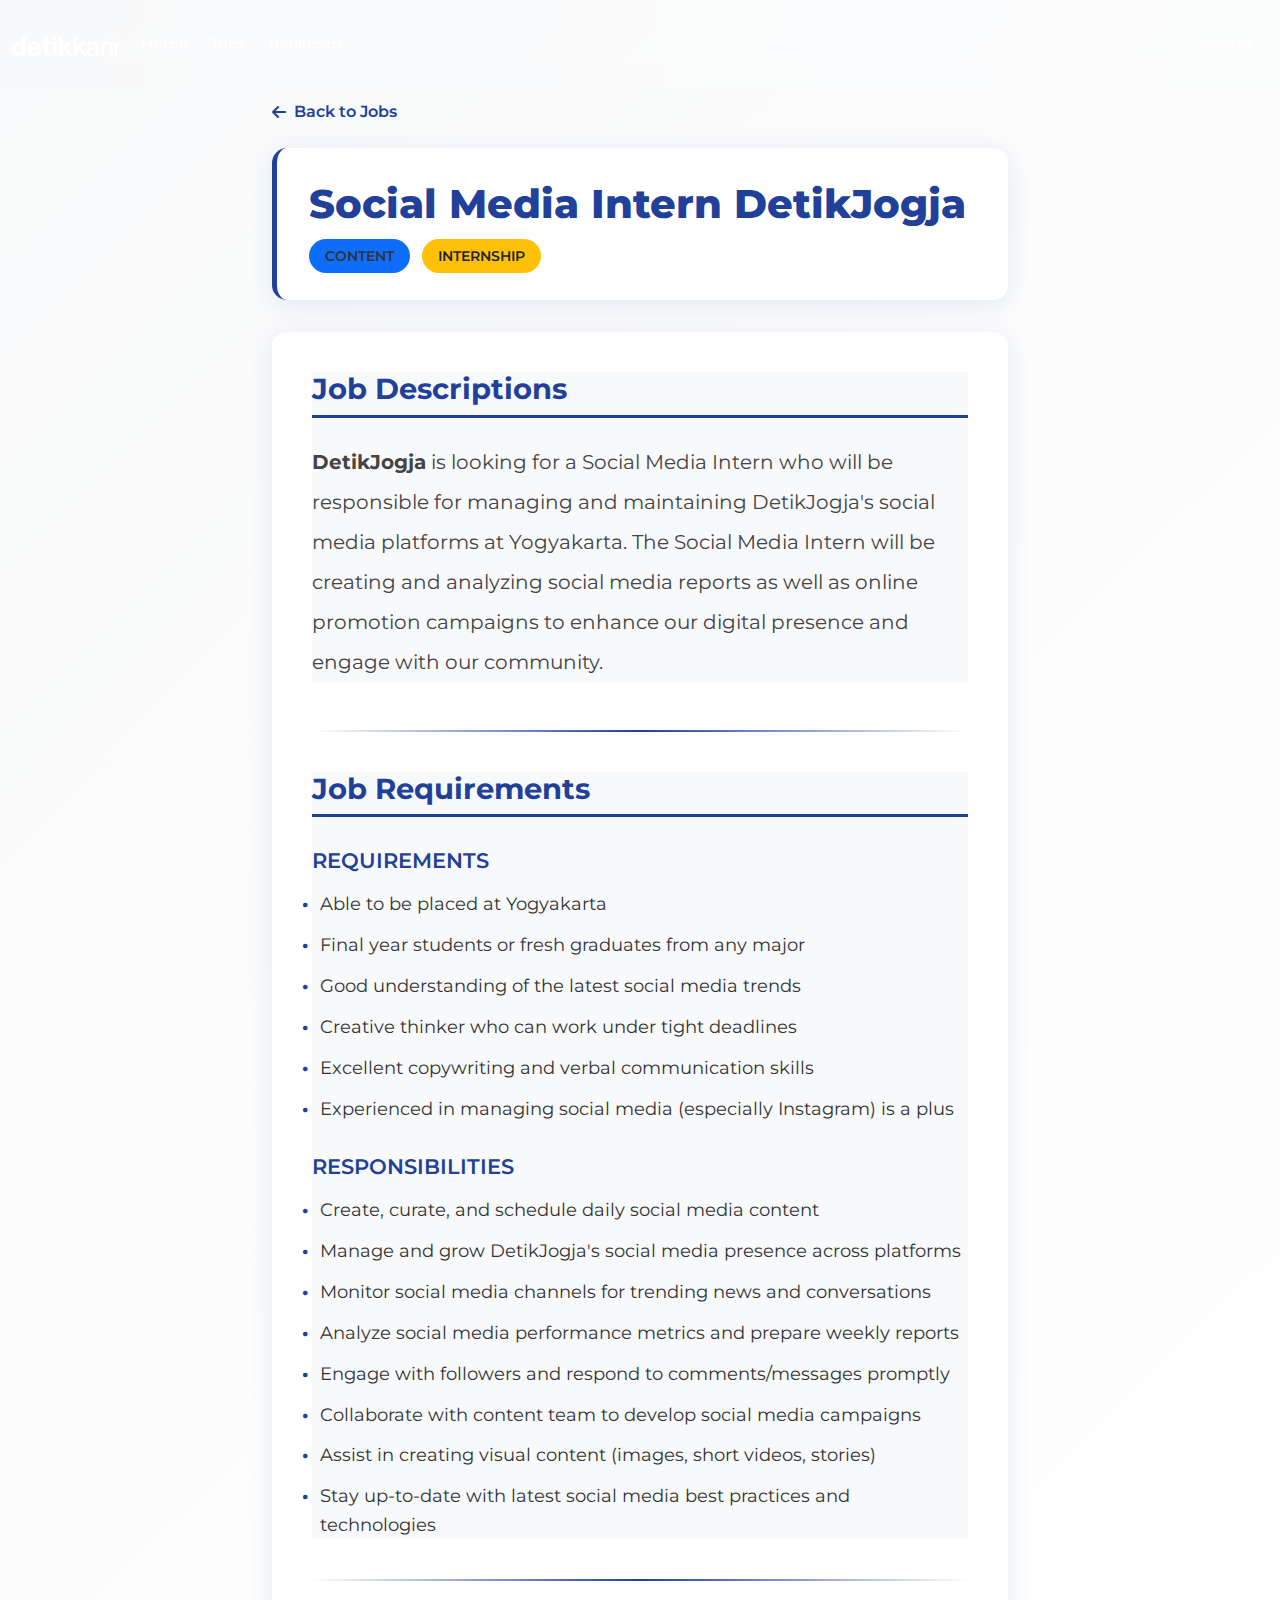
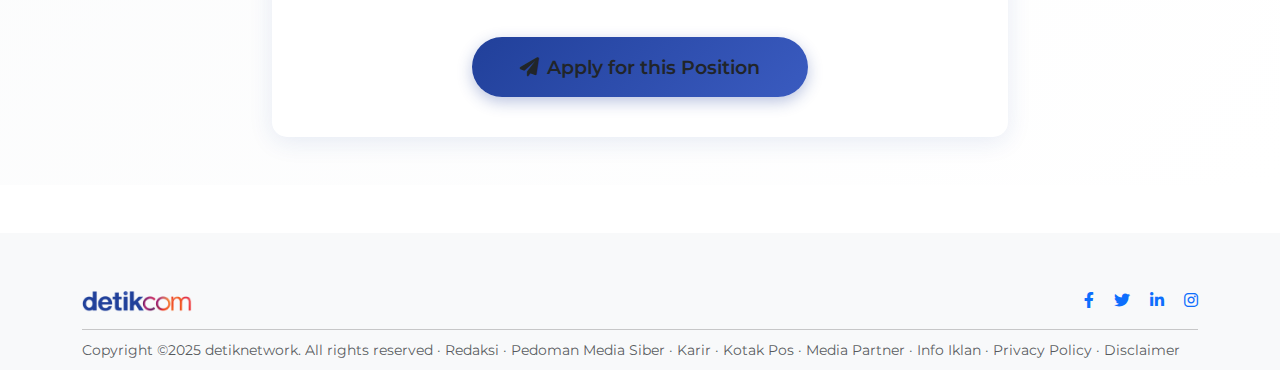
<file: job-detail.html>
<!DOCTYPE html>
<html lang="id">
<head>
    <meta charset="UTF-8">
    <meta name="viewport" content="width=device-width, initial-scale=1.0">
    <title>Social Media Intern DetikJogja - Karir.detik.com</title>
    <link href="https://cdn.jsdelivr.net/npm/bootstrap@5.3.0/dist/css/bootstrap.min.css" rel="stylesheet">
    <link rel="stylesheet" href="https://cdnjs.cloudflare.com/ajax/libs/font-awesome/6.0.0/css/all.min.css">
    <link rel="stylesheet" href="css/style.css">
    <style>
        .job-detail-section {
            background: linear-gradient(135deg, #f8f9fa 0%, #ffffff 100%);
            min-height: 100vh;
        }
        
        .job-header-card {
            background: white;
            border-radius: 15px;
            box-shadow: 0 5px 25px rgba(33, 64, 154, 0.1);
            border-left: 5px solid #21409a;
            padding: 2rem;
            margin-bottom: 2rem;
        }
        
        .job-content-card {
            background: white;
            border-radius: 15px;
            box-shadow: 0 5px 25px rgba(33, 64, 154, 0.1);
            padding: 2.5rem;
        }
        
        .job-title-main {
            color: #21409a;
            font-size: 2.5rem;
            font-weight: 800;
            margin-bottom: 1rem;
            line-height: 1.2;
        }
        
        .job-meta-badge {
            font-size: 0.9rem;
            padding: 0.5rem 1rem;
            border-radius: 25px;
            font-weight: 600;
        }
        
        .section-title {
            color: #21409a;
            font-size: 1.8rem;
            font-weight: 700;
            margin-bottom: 1.5rem;
            border-bottom: 3px solid #21409a;
            padding-bottom: 0.5rem;
        }
        
        .subsection-title {
            color: #21409a;
            font-size: 1.3rem;
            font-weight: 600;
            margin: 2rem 0 1rem 0;
        }
        
        .requirements-list li {
            margin-bottom: 0.8rem;
            padding-left: 0.5rem;
            font-size: 1.1rem;
            line-height: 1.6;
        }
        
        .requirements-list li:before {
            content: "•";
            color: #21409a;
            font-weight: bold;
            display: inline-block;
            width: 1em;
            margin-left: -1em;
        }
        
        .divider {
            border: 0;
            height: 2px;
            background: linear-gradient(90deg, transparent, #21409a, transparent);
            margin: 2.5rem 0;
        }
        
        .apply-btn {
            background: linear-gradient(135deg, #21409a, #3a5bc0);
            border: none;
            padding: 1rem 3rem;
            font-size: 1.2rem;
            font-weight: 600;
            border-radius: 50px;
            transition: all 0.3s ease;
            box-shadow: 0 5px 15px rgba(33, 64, 154, 0.3);
        }
        
        .apply-btn:hover {
            transform: translateY(-3px);
            box-shadow: 0 8px 25px rgba(33, 64, 154, 0.4);
            background: linear-gradient(135deg, #3a5bc0, #21409a);
        }
        
        .back-btn {
            color: #21409a;
            font-weight: 600;
            text-decoration: none;
            transition: all 0.3s ease;
        }
        
        .back-btn:hover {
            color: #3a5bc0;
            transform: translateX(-5px);
        }
        
        .deadline-text {
            color: #666;
            font-size: 0.9rem;
            margin-top: 1rem;
        }
        
        @media (max-width: 768px) {
            .job-title-main {
                font-size: 2rem;
            }
            
            .job-content-card {
                padding: 1.5rem;
            }
            
            .section-title {
                font-size: 1.5rem;
            }
        }
    </style>
</head>
<body>
    <!-- Header -->
    <nav class="navbar navbar-expand-lg fixed-top" style="background: rgba(255, 255, 255, 0.95); backdrop-filter: blur(10px);">
        <div class="container-fluid">
            <div class="d-flex align-items-center">
                <a class="navbar-brand me-2 fs-5" href="index.html">
                    <img style="height: 20px;" src="images/logo/detikkarir.png" alt="detik karir" class="img-fluid">
                </a>
                <div class="collapse navbar-collapse body-tertiary">
                    <ul class="navbar-nav me-auto">
                        <li class="nav-item">
                            <a class="nav-link" href="index.html">Home</a>
                        </li>
                        <li class="nav-item">
                            <a class="nav-link" href="index.html#job">Jobs</a>
                        </li>
                        <li class="nav-item">
                            <a class="nav-link" href="https://detik.com">detikcom</a>
                        </li>
                    </ul>
                </div>
            </div>
            <div class="d-flex align-items-center">
                <a href="#" class="login">Masuk</a>
                <button class="navbar-toggler ms-3" type="button" data-bs-toggle="collapse" data-bs-target="#navbarNav">
                    <span class="navbar-toggler-icon"></span>
                </button>
            </div>
        </div>
    </nav>

    <!-- Job Detail Content -->
    <section class="job-detail-section py-5" style="padding-top: 100px !important;">
        <div class="container">
            <div class="row justify-content-center">
                <div class="col-12 col-lg-10 col-xl-8">
                    <!-- Back Button -->
                    <a href="index.html#job" class="back-btn mb-4 d-inline-flex align-items-center">
                        <i class="fas fa-arrow-left me-2"></i>Back to Jobs
                    </a>

                    <!-- Job Header -->
                    <div class="job-header-card">
                        <h1 class="job-title-main">
                            Social Media Intern DetikJogja
                        </h1>
                        <div class="job-meta">
                            <span class="job-meta-badge bg-primary me-2">CONTENT</span>
                            <span class="job-meta-badge bg-warning text-dark">INTERNSHIP</span>
                        </div>
                    </div>

                    <!-- Job Content -->
                    <div class="job-content-card">
                        <!-- Job Descriptions -->
                        <div class="job-section mb-5">
                            <h2 class="section-title">Job Descriptions</h2>
                            <p class="fs-5 lh-lg" style="color: #444; line-height: 1.8;">
                                <strong>DetikJogja</strong> is looking for a Social Media Intern who will be responsible for managing 
                                and maintaining DetikJogja's social media platforms at Yogyakarta. The Social Media Intern 
                                will be creating and analyzing social media reports as well as online promotion campaigns 
                                to enhance our digital presence and engage with our community.
                            </p>
                        </div>

                        <div class="divider"></div>

                        <!-- Job Requirements -->
                        <div class="job-section">
                            <h2 class="section-title">Job Requirements</h2>
                            
                            <div class="requirements-section">
                                <h4 class="subsection-title">REQUIREMENTS</h4>
                                <ul class="requirements-list" style="list-style: none; padding-left: 0;">
                                    <li>Able to be placed at Yogyakarta</li>
                                    <li>Final year students or fresh graduates from any major</li>
                                    <li>Good understanding of the latest social media trends</li>
                                    <li>Creative thinker who can work under tight deadlines</li>
                                    <li>Excellent copywriting and verbal communication skills</li>
                                    <li>Experienced in managing social media (especially Instagram) is a plus</li>
                                </ul>
                            </div>

                            <div class="responsibilities-section mt-4">
                                <h4 class="subsection-title">RESPONSIBILITIES</h4>
                                <ul class="requirements-list" style="list-style: none; padding-left: 0;">
                                    <li>Create, curate, and schedule daily social media content</li>
                                    <li>Manage and grow DetikJogja's social media presence across platforms</li>
                                    <li>Monitor social media channels for trending news and conversations</li>
                                    <li>Analyze social media performance metrics and prepare weekly reports</li>
                                    <li>Engage with followers and respond to comments/messages promptly</li>
                                    <li>Collaborate with content team to develop social media campaigns</li>
                                    <li>Assist in creating visual content (images, short videos, stories)</li>
                                    <li>Stay up-to-date with latest social media best practices and technologies</li>
                                </ul>
                            </div>
                        </div>

                        <div class="divider"></div>

                        <!-- Apply Section -->
                        <div class="apply-section text-center pt-3">
                            <button class="btn apply-btn btn-lg">
                                <i class="fas fa-paper-plane me-2"></i>Apply for this Position
                            </button>

                        </div>
                    </div>
                </div>
            </div>
        </div>
    </section>

    <!-- Footer -->
    <footer class="footer mt-5 pt-5" style="background: #f8f9fa;">
        <div class="container">
            <div class="row align-items-center py-2">
                <div class="col-md-6 d-flex align-items-center">
                    <img src="images/logo/download.png" alt="detikcom" width="110">
                </div>
                <div class="col-md-6 text-md-end mt-2 mt-md-0">
                    <a href="#" class="social-link me-3"><i class="fab fa-facebook-f"></i></a>
                    <a href="#" class="social-link me-3"><i class="fab fa-twitter"></i></a>
                    <a href="#" class="social-link me-3"><i class="fab fa-linkedin-in"></i></a>
                    <a href="#" class="social-link"><i class="fab fa-instagram"></i></a>
                </div>
            </div>
            <hr class="my-2">
            <div class="footer-bottom pb-2 text-center text-md-start">
                <small class="text-muted">
                    Copyright ©2025 detiknetwork. All rights reserved · 
                    <a href="#" class="text-muted text-decoration-none">Redaksi</a> · 
                    <a href="#" class="text-muted text-decoration-none">Pedoman Media Siber</a> · 
                    <a href="#" class="text-muted text-decoration-none">Karir</a> · 
                    <a href="#" class="text-muted text-decoration-none">Kotak Pos</a> · 
                    <a href="#" class="text-muted text-decoration-none">Media Partner</a> · 
                    <a href="#" class="text-muted text-decoration-none">Info Iklan</a> · 
                    <a href="#" class="text-muted text-decoration-none">Privacy Policy</a> · 
                    <a href="#" class="text-muted text-decoration-none">Disclaimer</a>
                </small>
            </div>
        </div>
    </footer>

    <script src="https://cdn.jsdelivr.net/npm/bootstrap@5.3.0/dist/js/bootstrap.bundle.min.js"></script>
    <script>
        // Smooth scroll untuk back to top
        document.addEventListener('DOMContentLoaded', function() {
            // Apply button functionality
            const applyBtn = document.querySelector('.apply-btn');
            if (applyBtn) {
                applyBtn.addEventListener('click', function() {
                    alert('Application form will open soon! Prepare your CV and portfolio.');
                    // Di sini bisa redirect ke form aplikasi atau buka modal
                });
            }
            
            // Add some interactive effects
            const jobItems = document.querySelectorAll('.requirements-list li');
            jobItems.forEach(item => {
                item.addEventListener('mouseenter', function() {
                    this.style.transform = 'translateX(5px)';
                    this.style.transition = 'transform 0.2s ease';
                });
                item.addEventListener('mouseleave', function() {
                    this.style.transform = 'translateX(0)';
                });
            });
        });
    </script>
</body>
</html>
</file>
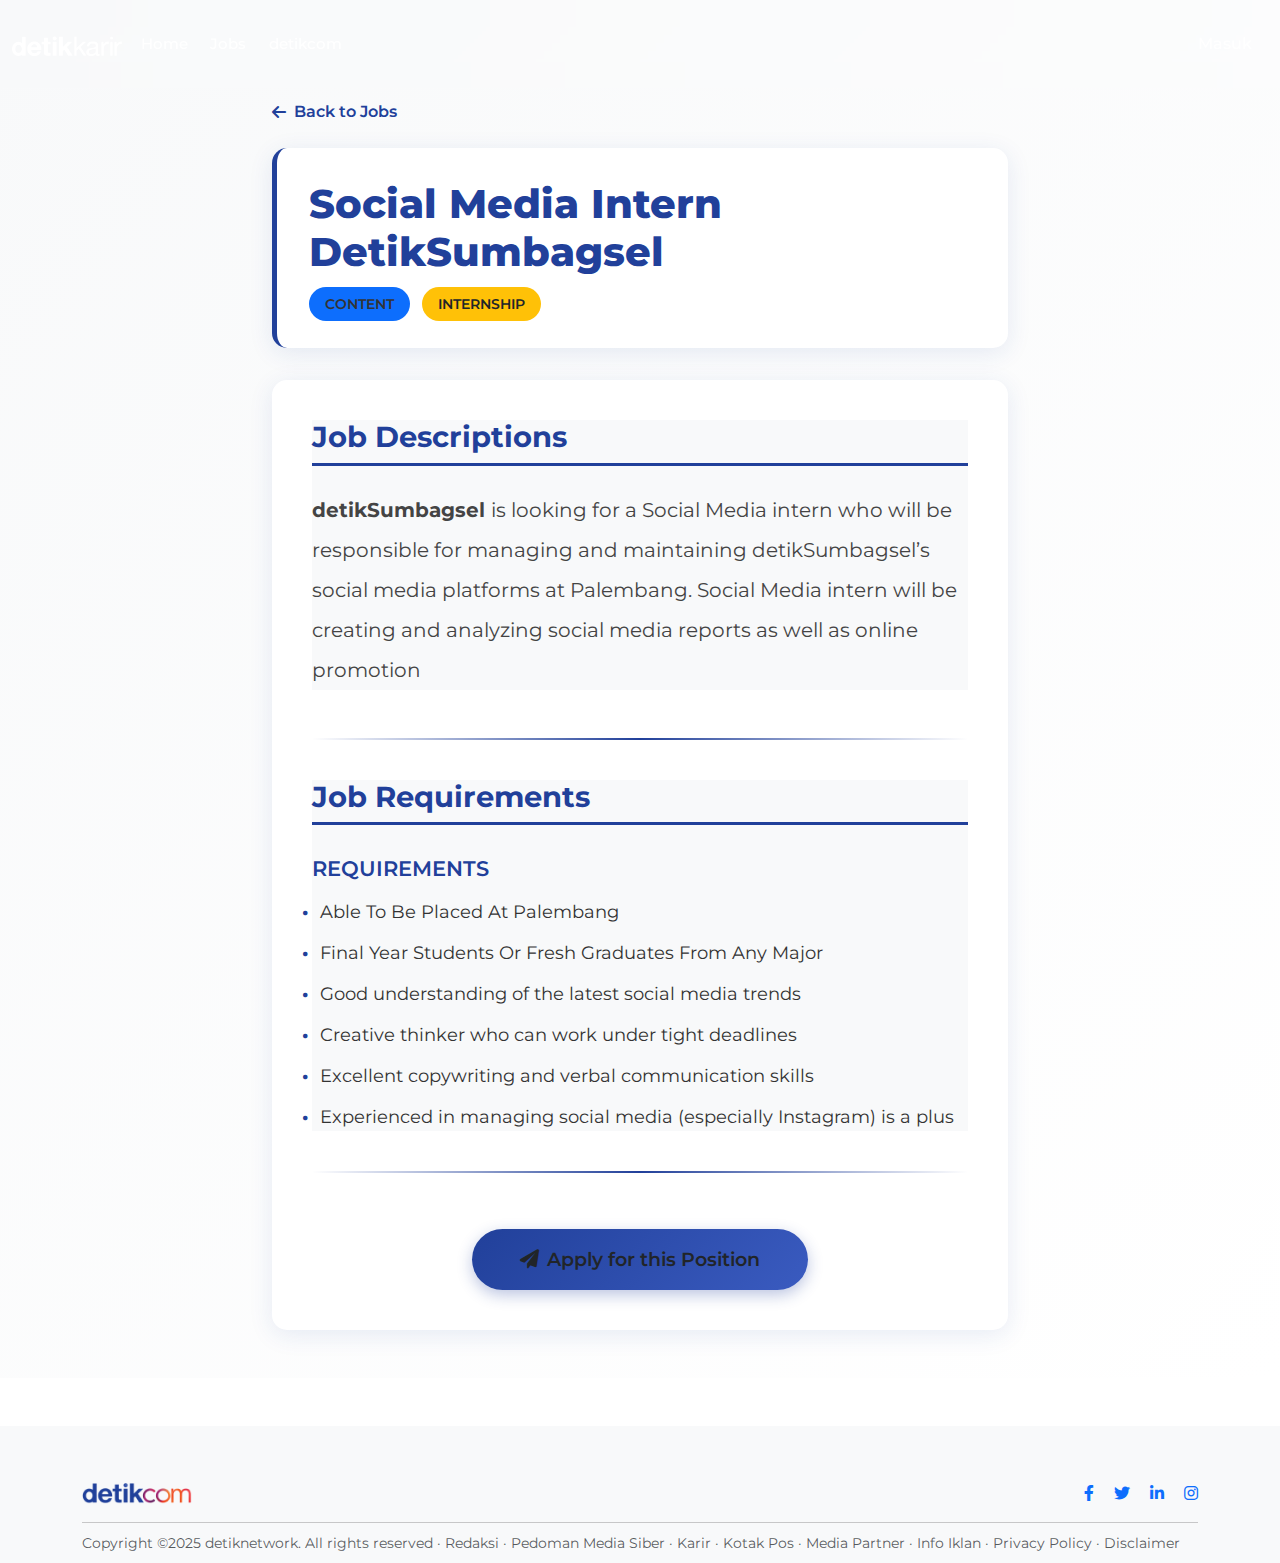
<file: job2.html>
<!DOCTYPE html>
<html lang="id">
<head>
    <meta charset="UTF-8">
    <meta name="viewport" content="width=device-width, initial-scale=1.0">
    <title>Social Media Intern DetikJogja - Karir.detik.com</title>
    <link href="https://cdn.jsdelivr.net/npm/bootstrap@5.3.0/dist/css/bootstrap.min.css" rel="stylesheet">
    <link rel="stylesheet" href="https://cdnjs.cloudflare.com/ajax/libs/font-awesome/6.0.0/css/all.min.css">
    <link rel="stylesheet" href="css/style.css">
    <style>
        .job-detail-section {
            background: linear-gradient(135deg, #f8f9fa 0%, #ffffff 100%);
            min-height: 100vh;
        }
        
        .job-header-card {
            background: white;
            border-radius: 15px;
            box-shadow: 0 5px 25px rgba(33, 64, 154, 0.1);
            border-left: 5px solid #21409a;
            padding: 2rem;
            margin-bottom: 2rem;
        }
        
        .job-content-card {
            background: white;
            border-radius: 15px;
            box-shadow: 0 5px 25px rgba(33, 64, 154, 0.1);
            padding: 2.5rem;
        }
        
        .job-title-main {
            color: #21409a;
            font-size: 2.5rem;
            font-weight: 800;
            margin-bottom: 1rem;
            line-height: 1.2;
        }
        
        .job-meta-badge {
            font-size: 0.9rem;
            padding: 0.5rem 1rem;
            border-radius: 25px;
            font-weight: 600;
        }
        
        .section-title {
            color: #21409a;
            font-size: 1.8rem;
            font-weight: 700;
            margin-bottom: 1.5rem;
            border-bottom: 3px solid #21409a;
            padding-bottom: 0.5rem;
        }
        
        .subsection-title {
            color: #21409a;
            font-size: 1.3rem;
            font-weight: 600;
            margin: 2rem 0 1rem 0;
        }
        
        .requirements-list li {
            margin-bottom: 0.8rem;
            padding-left: 0.5rem;
            font-size: 1.1rem;
            line-height: 1.6;
        }
        
        .requirements-list li:before {
            content: "•";
            color: #21409a;
            font-weight: bold;
            display: inline-block;
            width: 1em;
            margin-left: -1em;
        }
        
        .divider {
            border: 0;
            height: 2px;
            background: linear-gradient(90deg, transparent, #21409a, transparent);
            margin: 2.5rem 0;
        }
        
        .apply-btn {
            background: linear-gradient(135deg, #21409a, #3a5bc0);
            border: none;
            padding: 1rem 3rem;
            font-size: 1.2rem;
            font-weight: 600;
            border-radius: 50px;
            transition: all 0.3s ease;
            box-shadow: 0 5px 15px rgba(33, 64, 154, 0.3);
        }
        
        .apply-btn:hover {
            transform: translateY(-3px);
            box-shadow: 0 8px 25px rgba(33, 64, 154, 0.4);
            background: linear-gradient(135deg, #3a5bc0, #21409a);
        }
        
        .back-btn {
            color: #21409a;
            font-weight: 600;
            text-decoration: none;
            transition: all 0.3s ease;
        }
        
        .back-btn:hover {
            color: #3a5bc0;
            transform: translateX(-5px);
        }
        
        .deadline-text {
            color: #666;
            font-size: 0.9rem;
            margin-top: 1rem;
        }
        
        @media (max-width: 768px) {
            .job-title-main {
                font-size: 2rem;
            }
            
            .job-content-card {
                padding: 1.5rem;
            }
            
            .section-title {
                font-size: 1.5rem;
            }
        }
    </style>
</head>
<body>
    <!-- Header -->
    <nav class="navbar navbar-expand-lg fixed-top" style="background: rgba(255, 255, 255, 0.95); backdrop-filter: blur(10px);">
        <div class="container-fluid">
            <div class="d-flex align-items-center">
                <a class="navbar-brand me-2 fs-5" href="index.html">
                    <img style="height: 20px;" src="images/logo/detikkarir.png" alt="detik karir" class="img-fluid">
                </a>
                <div class="collapse navbar-collapse body-tertiary">
                    <ul class="navbar-nav me-auto">
                        <li class="nav-item">
                            <a class="nav-link" href="index.html">Home</a>
                        </li>
                        <li class="nav-item">
                            <a class="nav-link" href="index.html#job">Jobs</a>
                        </li>
                        <li class="nav-item">
                            <a class="nav-link" href="https://detik.com">detikcom</a>
                        </li>
                    </ul>
                </div>
            </div>
            <div class="d-flex align-items-center">
                <a href="#" class="login">Masuk</a>
                <button class="navbar-toggler ms-3" type="button" data-bs-toggle="collapse" data-bs-target="#navbarNav">
                    <span class="navbar-toggler-icon"></span>
                </button>
            </div>
        </div>
    </nav>

    <!-- Job Detail Content -->
    <section class="job-detail-section py-5" style="padding-top: 100px !important;">
        <div class="container">
            <div class="row justify-content-center">
                <div class="col-12 col-lg-10 col-xl-8">
                    <!-- Back Button -->
                    <a href="index.html#job" class="back-btn mb-4 d-inline-flex align-items-center">
                        <i class="fas fa-arrow-left me-2"></i>Back to Jobs
                    </a>

                    <!-- Job Header -->
                    <div class="job-header-card">
                        <h1 class="job-title-main">
                            Social Media Intern DetikSumbagsel
                        </h1>
                        <div class="job-meta">
                            <span class="job-meta-badge bg-primary me-2">CONTENT</span>
                            <span class="job-meta-badge bg-warning text-dark">INTERNSHIP</span>
                        </div>
                    </div>

                    <!-- Job Content -->
                    <div class="job-content-card">
                        <!-- Job Descriptions -->
                        <div class="job-section mb-5">
                            <h2 class="section-title">Job Descriptions</h2>
                            <p class="fs-5 lh-lg" style="color: #444; line-height: 1.8;">
                                <strong>detikSumbagsel </strong> is looking for a Social Media intern who will be responsible for managing and maintaining detikSumbagsel’s social media platforms at Palembang. Social Media intern will be creating and analyzing social media reports as well as online promotion
                            </p>
                        </div>

                        <div class="divider"></div>

                        <!-- Job Requirements -->
                        <div class="job-section">
                            <h2 class="section-title">Job Requirements</h2>
                            
                            <div class="requirements-section">
                                <h4 class="subsection-title">REQUIREMENTS</h4>
                                <ul class="requirements-list" style="list-style: none; padding-left: 0;">
                                    <li>Able To Be Placed At Palembang</li>
                                    <li>Final Year Students Or Fresh Graduates From Any Major</li>
                                    <li>Good understanding of the latest social media trends</li>
                                    <li>Creative thinker who can work under tight deadlines</li>
                                    <li>Excellent copywriting and verbal communication skills</li>
                                    <li>Experienced in managing social media (especially Instagram) is a plus</li>
                                </ul>
                            </div>
                        </div>

                        <div class="divider"></div>

                        <!-- Apply Section -->
                        <div class="apply-section text-center pt-3">
                            <button class="btn apply-btn btn-lg">
                                <i class="fas fa-paper-plane me-2"></i>Apply for this Position
                            </button>

                        </div>
                    </div>
                </div>
            </div>
        </div>
    </section>

    <!-- Footer -->
    <footer class="footer mt-5 pt-5" style="background: #f8f9fa;">
        <div class="container">
            <div class="row align-items-center py-2">
                <div class="col-md-6 d-flex align-items-center">
                    <img src="images/logo/download.png" alt="detikcom" width="110">
                </div>
                <div class="col-md-6 text-md-end mt-2 mt-md-0">
                    <a href="#" class="social-link me-3"><i class="fab fa-facebook-f"></i></a>
                    <a href="#" class="social-link me-3"><i class="fab fa-twitter"></i></a>
                    <a href="#" class="social-link me-3"><i class="fab fa-linkedin-in"></i></a>
                    <a href="#" class="social-link"><i class="fab fa-instagram"></i></a>
                </div>
            </div>
            <hr class="my-2">
            <div class="footer-bottom pb-2 text-center text-md-start">
                <small class="text-muted">
                    Copyright ©2025 detiknetwork. All rights reserved · 
                    <a href="#" class="text-muted text-decoration-none">Redaksi</a> · 
                    <a href="#" class="text-muted text-decoration-none">Pedoman Media Siber</a> · 
                    <a href="#" class="text-muted text-decoration-none">Karir</a> · 
                    <a href="#" class="text-muted text-decoration-none">Kotak Pos</a> · 
                    <a href="#" class="text-muted text-decoration-none">Media Partner</a> · 
                    <a href="#" class="text-muted text-decoration-none">Info Iklan</a> · 
                    <a href="#" class="text-muted text-decoration-none">Privacy Policy</a> · 
                    <a href="#" class="text-muted text-decoration-none">Disclaimer</a>
                </small>
            </div>
        </div>
    </footer>

    <script src="https://cdn.jsdelivr.net/npm/bootstrap@5.3.0/dist/js/bootstrap.bundle.min.js"></script>
    <script>
        // Smooth scroll untuk back to top
        document.addEventListener('DOMContentLoaded', function() {
            // Apply button functionality
            const applyBtn = document.querySelector('.apply-btn');
            if (applyBtn) {
                applyBtn.addEventListener('click', function() {
                    alert('Application form will open soon! Prepare your CV and portfolio.');
                    // Di sini bisa redirect ke form aplikasi atau buka modal
                });
            }
            
            // Add some interactive effects
            const jobItems = document.querySelectorAll('.requirements-list li');
            jobItems.forEach(item => {
                item.addEventListener('mouseenter', function() {
                    this.style.transform = 'translateX(5px)';
                    this.style.transition = 'transform 0.2s ease';
                });
                item.addEventListener('mouseleave', function() {
                    this.style.transform = 'translateX(0)';
                });
            });
        });
    </script>
</body>
</html>
</file>
<file: css/style.css>
/* Import Fonts */
@import url('https://fonts.googleapis.com/css2?family=Inter:wght@300;400;500;600;700&display=swap');
/* Import Fonts */
@import url('https://fonts.googleapis.com/css2?family=Montserrat:wght@300;400;500;600;700;800&family=Inter:wght@300;400;500;600;700&display=swap');

@import url('components/header.css');
@import url('components/hero.css');
@import url('components/about.css');
@import url('components/job.css');

/* Global Styles */
:root {
    --primary-color: #C20D0D;    /* Merah Detik */
    --secondary-color: #2D3748;
    --accent-color: #F56565;
    --text-dark: #333333;
    --text-light: #666666;
    --bg-light: #F7FAFC;
    --white: #FFFFFF;
}

* {
    margin: 0;
    padding: 0;
    box-sizing: border-box;
}

body {
    font-family: 'Montserrat';
    color: var(--text-dark);
    padding-top: 0;
}

/* Navbar Styles */

.navbar-det {
    background-color: rgba(255, 255, 255, 0.95) !important;
    backdrop-filter: blur(10px);
    box-shadow: 0 2px 20px rgba(0, 0, 0, 0.1);
    padding: 1rem 0;
    transition: all 0.3s ease;
    z-index: 1030;
}

.navbar-brand {
    font-weight: 700;
    font-size: 1.5rem;
    color: #C20D0D !important;
    text-decoration: none;
}

.navbar-brand span {
    color: #FFFFFF;
}

.navbar-nav .nav-link {
    color: #FFFFFF !important;
    font-weight: 500;
    font-size: 0.95rem;
    padding: 0.5rem 1rem;
    margin: 0 0.2rem;
    transition: all 0.3s ease;
}

.navbar-nav .nav-link:hover {
    color: #FFFFFF !important;
}

.navbar-nav .nav-link.active {
    color: #C20D0D !important;
    font-weight: 600;
}

.login {
    color: white !important;
    font-weight: 500;
    text-decoration: none;
    padding: 0.5rem 1rem;
    transition: all 0.3s ease;
}

.login-btn:hover {
    color: #C20D0D !important;
}

/* Hero Section Styles */
.hero-video-bg {
    position: fixed;
    top: 0;
    left: 0;
    min-width: 100%;
    min-height: 100%;
    width: auto;
    height: auto;
    z-index: -2;
}

.hero-section {
    position: relative;
    height: 100vh;
    min-height: 500px;
    overflow: hidden;
    display: flex;
    align-items: center;
    background: linear-gradient(135deg, #667eea 0%, #764ba2 100%);
    z-index: 1;
    margin-top: 0;
    padding-top: 0;
}

.hero-content {
    color: white;
    text-align: left;
}

.hero-title {
    font-family: 'Montserrat', sans-serif;
    font-size: 4rem;
    font-weight: 900;
    line-height: 1.1;
    text-transform: uppercase;
    letter-spacing: 2px;
    text-shadow: 
        3px 3px 0 rgb(255, 255, 255),
        -1px -1px 0 rgba(255, 255, 255, 0),
        1px -1px 0 rgba(0, 0, 0, 0),
        -1px 1px 0 rgba(255, 255, 255, 0),
        1px 1px 0 rgba(255, 255, 255, 0);
    margin-bottom: 1.5rem;
    background: linear-gradient(135deg, black 0%, black 100%);
    -webkit-background-clip: text;
    -webkit-text-fill-color: transparent;
    background-clip: text;
}

/* Alternatif: Jika mau lebih bold dengan outline */
.hero-title.alternative {
    color: #ffffff;
    text-shadow: 
        4px 4px 0px #C20D0D,
        8px 8px 0px rgba(194, 13, 13, 0.3);
}

/* Alternatif 2: Solid white dengan shadow merah */
.hero-title.contrast {
    color: #ffffff;
    text-shadow: 
        2px 2px 0 #C20D0D,
        4px 4px 0 rgba(194, 13, 13, 0.7),
        6px 6px 0 rgba(194, 13, 13, 0.4);
}

.hero-subtitle {
    font-size: 1.2rem;
    font-weight: 300;
    margin-bottom: 2rem;
    line-height: 1.6;
}

.hero-buttons .btn {
    margin-right: 1rem;
    padding: 0.8rem 2rem;
    font-weight: 500;
    border-radius: 6px;
    text-decoration: none;
}

.btn-watch-video {
    background: transparent;
    border: transparent;
    color: white;
}

.btn-watch-video:hover {
    background: white;
    color: #333;
}

/* Mobile Responsive */
@media (max-width: 768px) {
    body {
        padding-top: 70px;
    }
    
    .hero-section {
        height: 60vh;
        text-align: center;
    }
    
    .hero-content {
        text-align: center;
    }
    
    .hero-title {
        font-size: 2.2rem;
    }
    
    .hero-subtitle {
        font-size: 1.1rem;
    }
    
    .hero-buttons .btn {
        display: block;
        width: 100%;
        margin: 0.5rem 0;
    }
    
    .navbar-nav {
        text-align: center;
        padding: 1rem 0;
    }
    
    .navbar-nav .nav-link {
        margin: 0.2rem 0;
        padding: 0.8rem 1rem;
    }
    
    .login-btn {
        display: block;
        text-align: center;
        margin-top: 0.5rem;
        padding: 0.8rem 1rem;
    }
}
</file>
